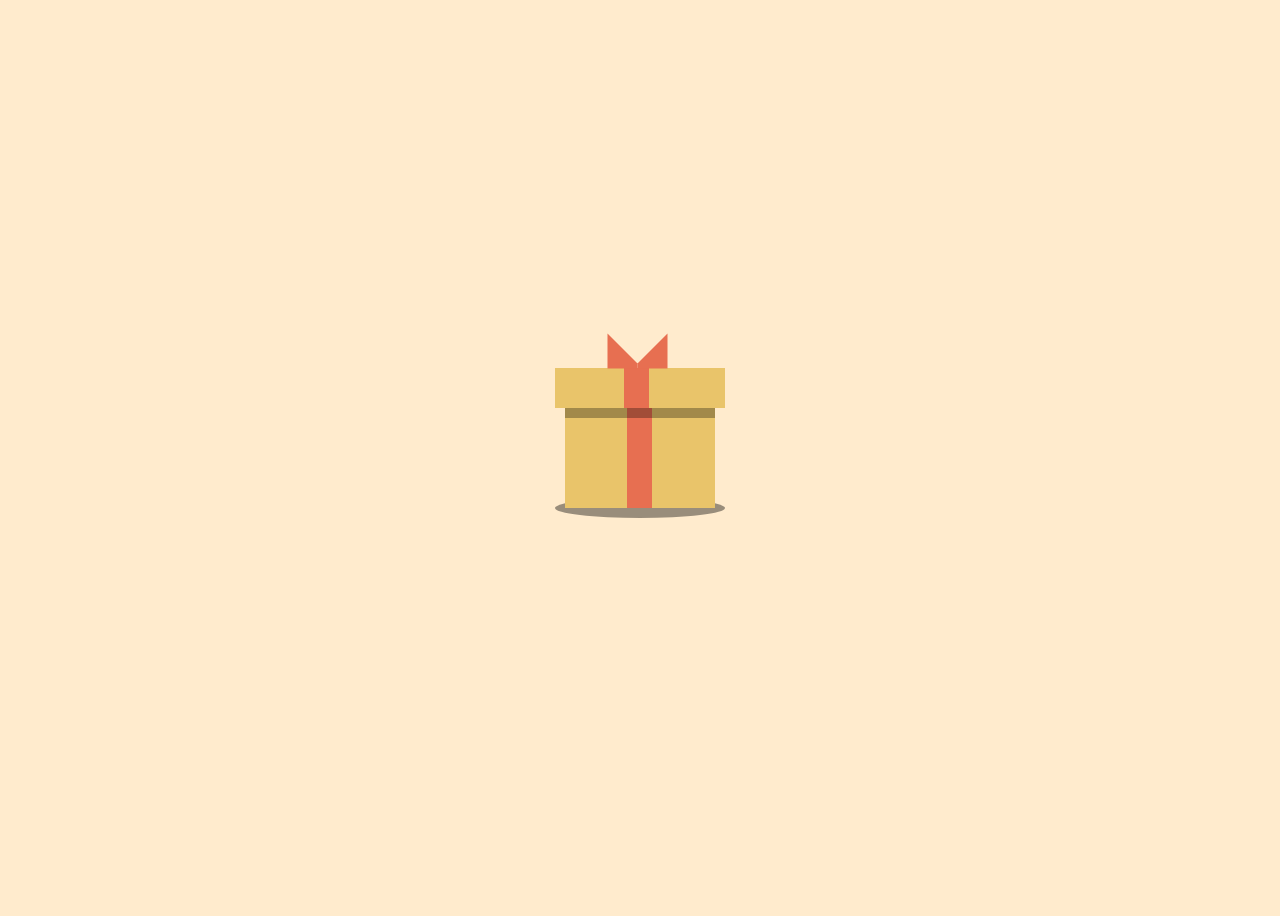
<file: BirthdayGift/index.html>
<!DOCTYPE html>
<html>
<head>
  <meta charset="utf-8">
  <meta name="viewport" content="width=device-width, initial-scale=1">
  <title>Birthday Cake</title>
  <link rel="stylesheet" type="text/css" href="style.css">
</head>
<body>
    <h1></h1>
   <div class="birthday-gift">
  <div class="gift">
  <input id='click' type='checkbox'>
  <label class='click' for='click'></label>
  <div class="wishes">Happy Birthday!</div>
       <div class="sparkles">
      <div class="spark1"></div>
      <div class="spark2"></div>
      <div class="spark3"></div>
      <div class="spark4"></div>
      <div class="spark5"></div>
      <div class="spark6"></div>
    </div>
    </div>
</div>
</body>
</html>
</file>
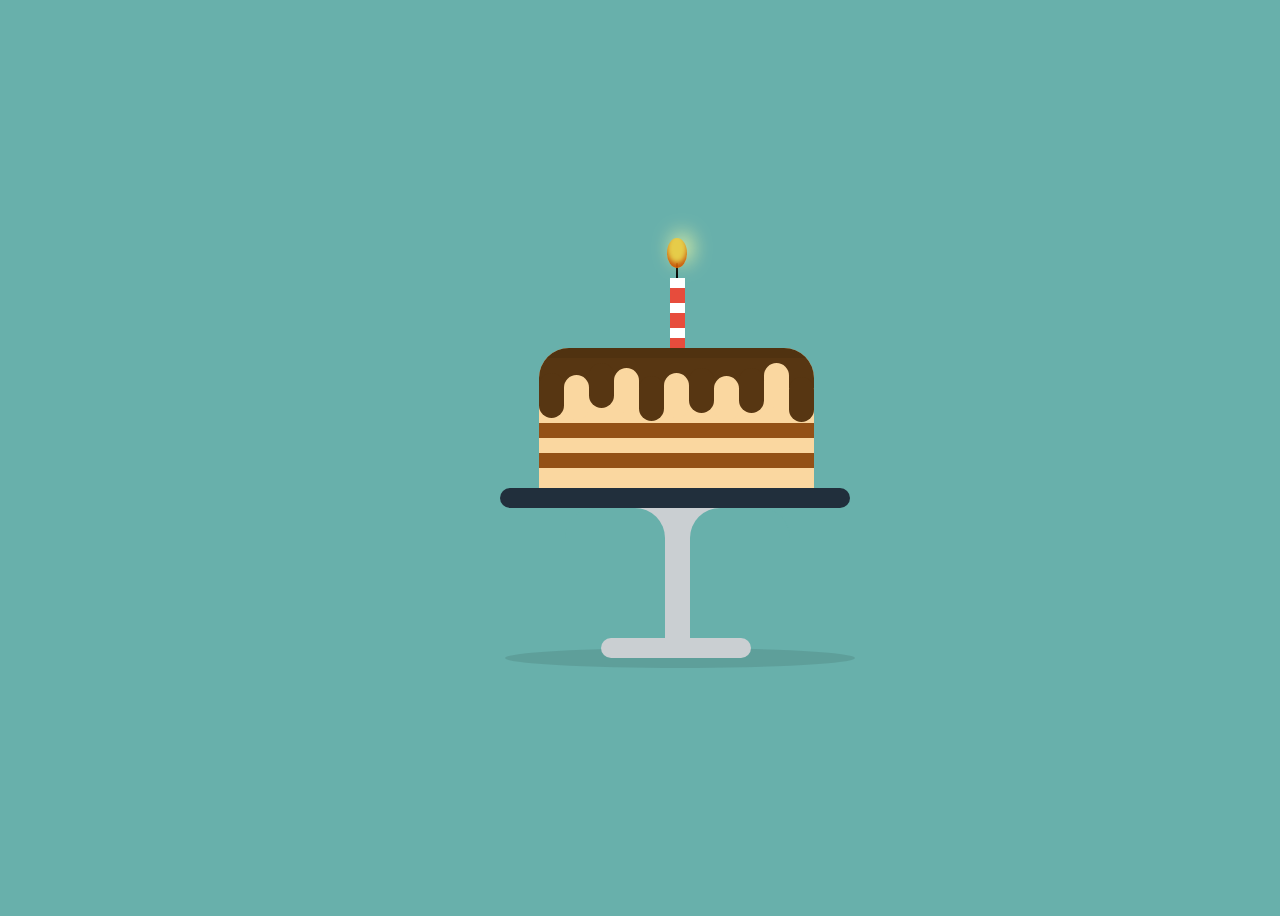
<file: BirthdayGift/Candle/index.html>
<!DOCTYPE html>
<html>
<head>
	<meta charset="utf-8">
	<meta name="viewport" content="width=device-width, initial-scale=1">
	<title></title>
	<link rel="stylesheet" type="text/css" href="style.css">
</head>
<body>
	
<div class="birthday-cake">
  <div class="holder"></div>
  <div class="shadow"></div>
  <div class="cake">
    <div class="chocolate"></div>
  </div>
  <div class="candle"></div>
  <div class="flame"></div>
</div>
</body>
</html>
</file>
<file: BirthdayGift/style.css>
body {
  display: flex;
  justify-content: center;
  align-items: center;
  height: 100vh;
  background-color: blanchedalmond;
  font-family: sans-serif;
}

.birthday-gift {
  position: relative;

}

.birthday-gift:before {
  content:"";
  position: absolute;
  width: 170px;
  height:20px;
  border-radius:50%;
  background-color: rgba(0,0,0,0.4);
  top:90px;
  left:-10px;
}

input#click {
  display: none;
}

.gift {
  position: relative;
  width: 150px;
  height: 100px;
  background-color: #e9c46a;
}

.gift:before {
  content:"";
  position: absolute;
  width: 25px;
  height: 100px;
  background-color: #e76f51;
  left:62px;
}

.gift:after {
  content:"";
  position: absolute;
  box-shadow: inset 0 10px rgba(0,0,0,0.3);
  width: 150px;
  height: 100px;
}

.click {
  position: absolute;
  background-color: #e9c46a;
  width: 170px;
  height: 40px;
  top:-40px;
  left:-10px;
  transform-origin: bottom left;
  transition: .3s;
  cursor: pointer;
}

.click:before {
  content:"";
  position: absolute;
  width: 25px;
  height: 40px;
  background-color: #e76f51;
  left:69px;
}

.click:after {
  content:"";
  position: absolute;
  width: 5px;
  height: 0;
  border-bottom: 30px solid #e76f51;
  border-top: 30px solid #e76f51;
  border-left: 0px solid transparent;
  border-right: 30px solid transparent;
  transform: rotate(-90deg);
  left:65px;
  top:-47px;
}

#click:checked + .click {
  transform: rotate(-110deg) scaleX(0.85);
}

.wishes {
  position: absolute;
  transition: .5s;
  color: #333;
  font-size: 37px;
  text-align: center;
  z-index:-1;
  left:5px;
}

#click:checked ~ .wishes {
  transform: translateY(-100px);
}

#click:checked ~ .sparkles {
  display: block;
}



.sparkles {
  position: absolute;
  display: none;
  top:-15px;
  z-index:-2;
  left:40px;
}

.spark1, .spark2, .spark3, .spark4, .spark5, .spark6 {
  position: absolute;
  background-color: #fee440;
  border-radius:50%;
  top:-9px;
  z-index:-1;
}

.spark1 {
  width: 8px;
  height:8px;
  left:30px;
  top:-9px;
  animation: fire 0.9s ease-in-out infinite, color 0.4s linear infinite;
}

.spark1:before {
  content:"";
  position: absolute;
  width:5px;
  height:5px;
  top:8px;
  left:11px;
  background-color: #fee440;
  border-radius:50%;
}

.spark2 {
  width: 9px;
  height:9px;
  left:33px;
  top:-5px;
  animation: fire2 0.28s ease-in-out infinite, color 0.4s linear infinite;
}

.spark2:before {
  content:"";
  position: absolute;
  width:5px;
  height:5px;
  top:12px;
  left:3px;
  background-color: #fee440;
  border-radius:50%;
}

.spark3 {
  width: 8.5px;
  height:8.5px;
  left:33px;
  top:-5px;
  animation: fire3 0.36s ease-in-out infinite, color2 0.4s linear infinite;
}

.spark3:before {
  content:"";
  position: absolute;
  width:5px;
  height:5px;
  top:12px;
  left:-1px;
  background-color: #fee440;
  border-radius:50%;
}

.spark4 {
  width: 7px;
  height:7px;
  left:27px;
  top:-5px;
  animation: fire2 0.24s ease-in-out infinite, color2 0.2s linear infinite;
}

.spark5 {
  width: 7px;
  height:7px;
  left:29px;
  top:-5px;
  animation: fire3 0.45s ease-in-out infinite, color 0.2s linear infinite;
}

.spark6 {
  width: 6px;
  height:6px;
  left:29px;
  top:-5px;
  animation: fire 0.35s ease-in-out infinite, color2 0.2s linear infinite;
}
  
@keyframes fire3 {
  100% { transform:translateX(20px) translateY(-93px); 
         opacity: 0.3; }
}

@keyframes fire2 {
  100% { transform:translateX(-5px) translateY(-90px); 
         opacity: 0.3; }
}

@keyframes fire {
  100% { transform:translateX(-25px) translateY(-95px); 
         opacity: 0.3; }
}

@keyframes color {
  from {background-color: #d00000;}
  to {background-color: #0081a7;}
}

@keyframes color2 {
  from {background-color: #8cff00;}
  to {background-color: #1d2d44;}
}
</file>
<file: BirthdayGift/Candle/style.css>
body {
  background-color: #68b0ab;
  display: flex;
  justify-content: center;
  align-items: center;
  height: 100vh;
}
.h1{
  font-display: auto;
  font-family: sans-serif;
}
.h2{
  font-family: sans-serif;
}

.birthday-cake {
  position: relative; 
  top:20px;
}

.holder {
  position:absolute;
  width:350px;
  height:20px;
  border-radius:100px;
  background-color: #212F3C;
  left:-140px;
  top:10px;  
}

.holder:before {
  content:"";
  position:absolute;
  width:100px;
  height:150px;
  background-color: #CACFD2;
  left:130px; 
  top:20px;
}

.holder:after {
  content:"";
  position:absolute;
  background-color:#68b0ab;
  width: 100px;
  height:135px;
  border-radius:30px 30px 0 0;
  left:65px;
  top:20px;
  box-shadow: 125px 0 #68b0ab;
}

.shadow {
  position:absolute;
  width:350px;
  height:20px;
  border-radius:50%;
  top:170px;
  left:-135px;
  background-color: rgba(0,0,0,0.095);
  z-index:1;
}

.shadow:before {
  content:"";
  position: absolute;
  background-color: #CACFD2;
  width:150px;
  height:20px;
  border-radius:20px;
  top:-10px;
  left:96px;
}

.cake {
  position:absolute;
  overflow:hidden;
  width:275px;
  height:140px;
  background-color: #FAD7A0;
  top:-130px;
  left:-101px;
  border-radius:30px 30px 0 0;  
}

.cake:before {
  content:"";
  background-color: #935116;
  width:275px;
  height:15px;
  position:absolute;
  top:75px;
  box-shadow: 0 30px #935116;
}

.cake:after {
  content:"";
  position: absolute;
  background-color: #573612;
  width:275px;
  height:40px;
  box-shadow:inset 0 10px rgba(0,0,0,0.07);
}

.chocolate {
  position:absolute; 
  background-color: #573612;
  width:25px;
  height:45px;
  top:25px;
  left:0;
  z-index:2;
  border-radius:50px;
  box-shadow: 25px 2px #FAD7A0, 50px -10px #573612, 75px -5px #FAD7A0, 100px 3px #573612, 125px 0 #FAD7A0, 150px -5px #573612, 175px 3px #FAD7A0, 200px -5px #573612, 225px -10px #FAD7A0, 250px 4px #573612;
}

.candle {
  position:absolute; 
  width: 15px;
  height:70px;
  background-color: white;
  top:-200px;
  left:30px;
  box-shadow:inset 0 -10px 0 #E74C3C;
}

.candle:before {
  position:absolute;
  width:15px;
  height:15px;
  background-color:#E74C3C;
  content:"";
  top:10px;
  box-shadow: 0 25px #E74C3C;
}

.candle:after {
  content:"";
  width:2px;
  height:15px;
  content:"";
  position:absolute;
  background-color:black;
  top:-15px;
  left:6px;
}

.flame {
  position:absolute;
  background-color: #F4D03F;
  opacity:0.9;
  box-shadow:inset 0 -5px 5px #D35400, 5px -5px 20px #FBFFA3;
  width:20px;
  height:30px;
  top:-240px;
  border-radius:50%;
  left:26.5px;
  animation: flame 0.5s infinite;
    
}
@keyframes flame {
  from, to { transform: scale(1, 1); }
  25% { transform: scale(0.9, 1.1); }
  50% { transform: scale(1.1, 0.9); }
  75% { transform: scale(0.95, 1.05); }
}
</file>
